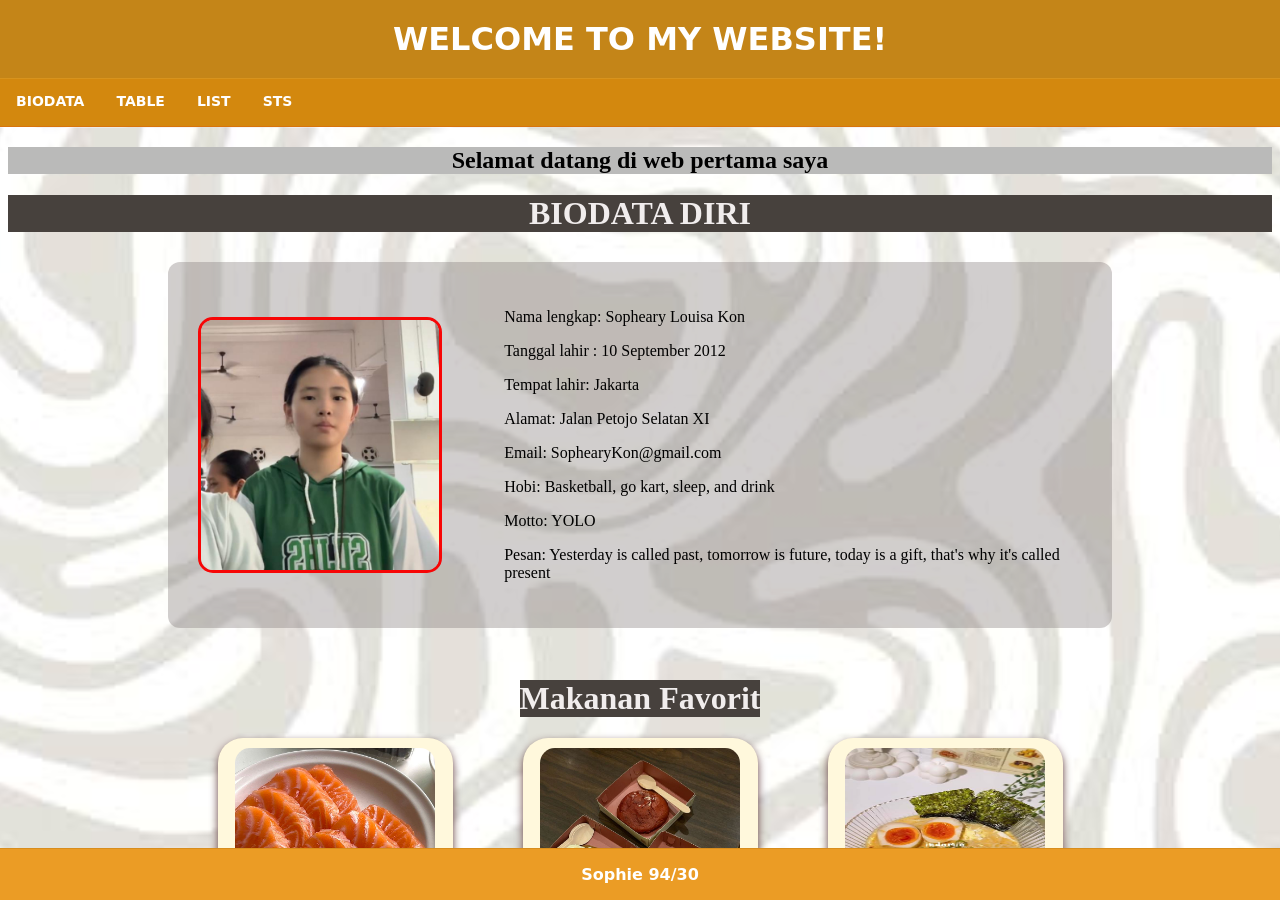
<file: index.html>
<!DOCTYPE html>
<html lang="id">
<head>
    <meta charset="UTF-8">
    <meta name="viewport" content="width=device-width, initial-scale=1.0">
    <title>WELCOME TO MY WEBSITE!</title>
    <link rel="stylesheet" href="index.css">
</head>
<body>
    <div class="header">
        <h1>WELCOME TO MY WEBSITE!</h1>
    </div>
    <div class="topnav">
        <a href="biodata.html" target="mainFrame">BIODATA</a>
        <a href="tabel.html" target="mainFrame">TABLE</a>
        <a href="Tugas_list.html" target="mainFrame">LIST</a>
        <a href="sts_94_30.html" target="mainFrame">STS</a>
    </div>
    <iframe src="biodata.html" name="mainFrame" class="content-frame"></iframe>
    <footer class="footer">
        <p>Sophie 94/30</p>
    </footer>
</body>
</html>
</file>
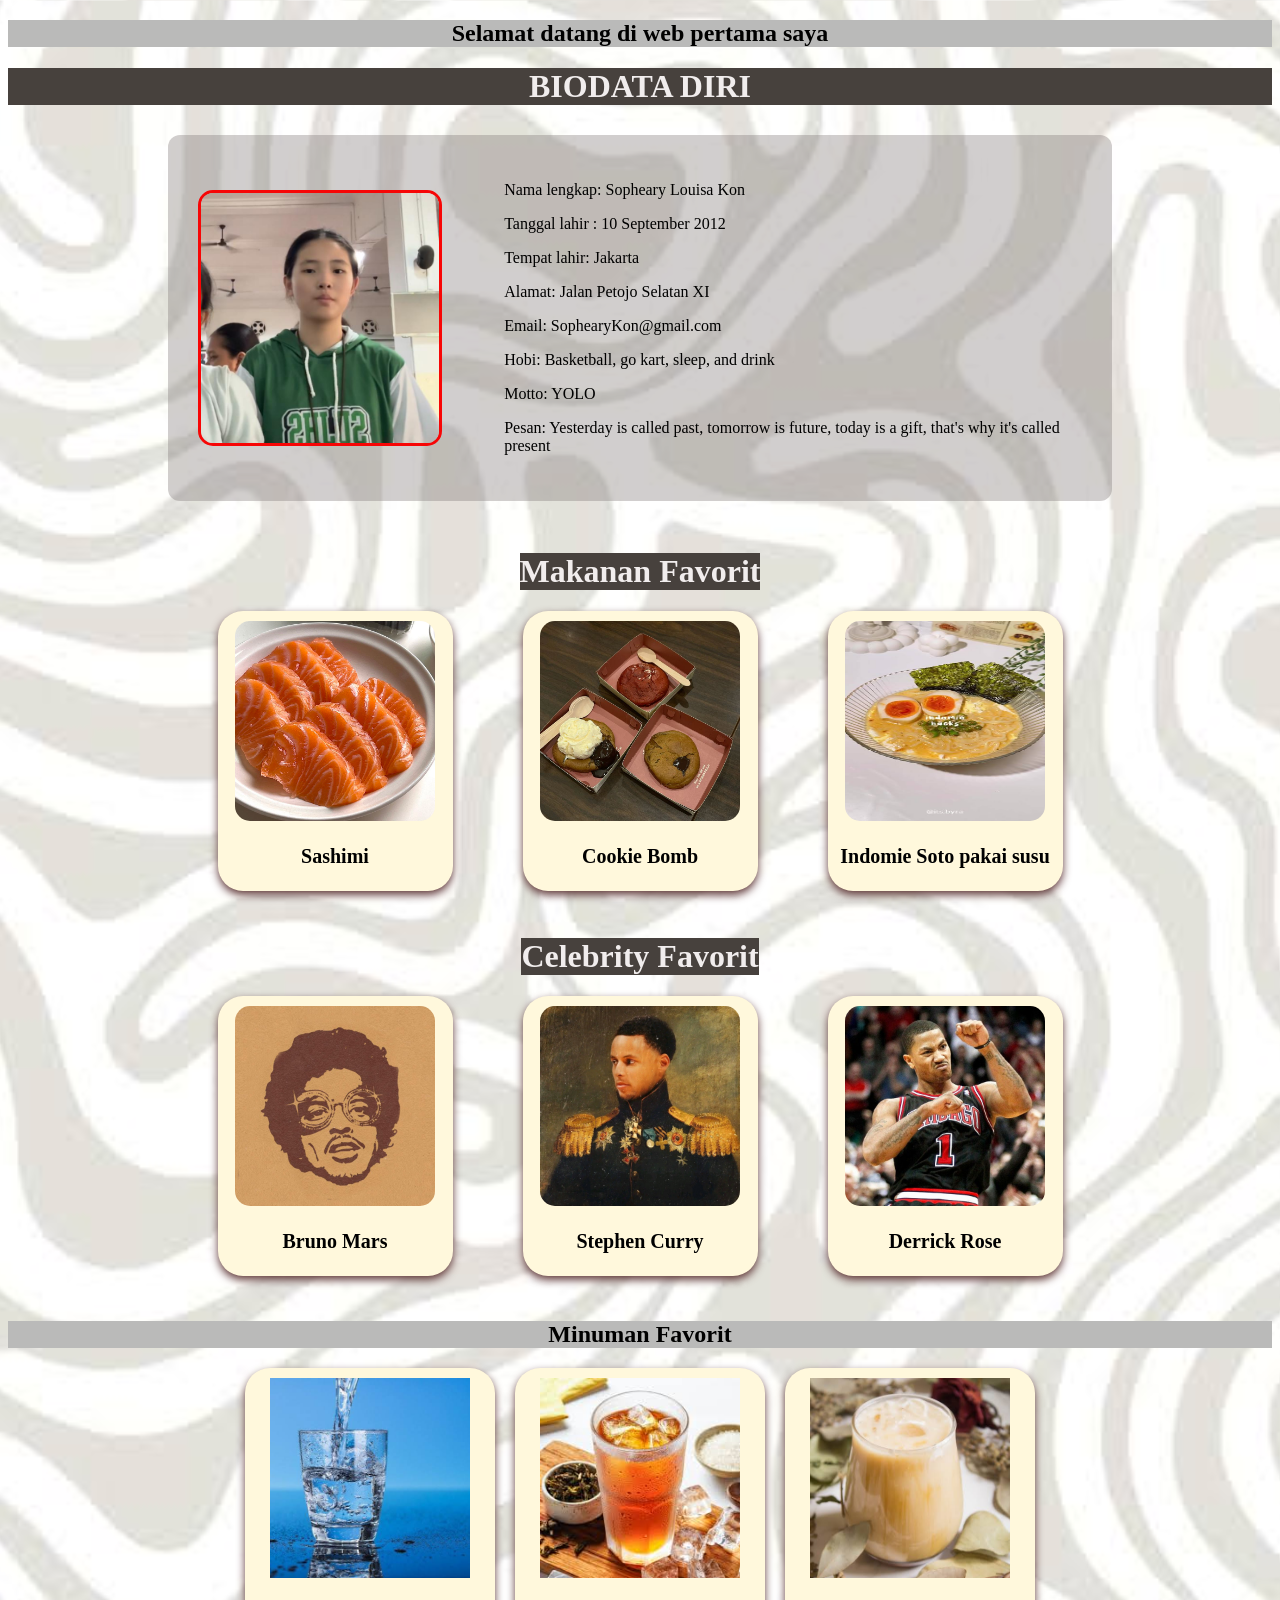
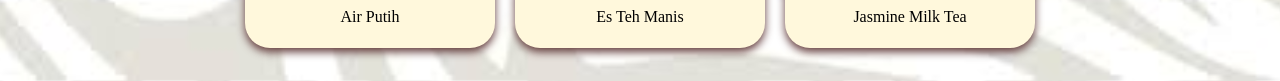
<file: biodata.html>
<!DOCTYPE html>
<html>
    <head>
        <title> BIODATA DIRI</title>
        <link rel="stylesheet" href="biodatastyle.css">
    </head>
    <body>
        <h2>Selamat datang di web pertama saya </h2>
        <h1>BIODATA DIRI</h1>
        <div class"container">
            <div class="content">
                <div class="foto">
                    <img src="fotoskrg.jpg" alt="Foto sekarang" class="top">
                    <img src="fotomasakecil.jpg" alt="Foto masa kecil" class="bottom">
            </div>

            <div class="isi">
                <p class="Nama">Nama lengkap: Sopheary Louisa Kon</p>
                <p class="lahir">Tanggal lahir : 10 September 2012</p>
                <p class="tempat lahir">Tempat lahir: Jakarta</p>
                <p class="Alamat">Alamat: Jalan Petojo Selatan XI</p>
                <p class="Email">Email: SophearyKon@gmail.com</p>
                <p class="Hobi">Hobi: Basketball, go kart, sleep, and drink</p>
                <p class="Motto">Motto: YOLO</p>
                <p class="Pesan">Pesan: Yesterday is called past, tomorrow is future, today is a gift, that's why it's called present</p>
            </div>
            </div>
            </div>
            <div class="foodtxt">
        <h1>Makanan Favorit</h1>
        </div>
            <div class="makanan">
                <div class="food">
                    <img src="sashimi.jpg" alt="Salmon">
                    <p>Sashimi</p>
                </div>
            <div class="food">
                    <img src="cookie.bomb.jpg" alt="Cookie bomb">
                    <p>Cookie Bomb</p>
            </div>
            <div class="food">
                    <img src="images.jpg" alt="Indomie Soto pakai susu">
                    <p>Indomie Soto pakai susu</p>
            </div>
            </div>
        <div class="celebrity">
<h1>Celebrity Favorit</h1>
</div>
<div class="artist">
    <div class="cool">
        <img src="bruno.jpg" alt="Bruno Mars">
        <p>Bruno Mars</p>
    </div>

    <div class="cool">
        <img src="curry.jpg" alt="Stephen Curry">
        <p>Stephen Curry</p>
    </div>

    <div class="cool">
        <img src="rose.jpg" alt="Derrick Rose">
        <p>Derrick Rose</p>
    </div>
</div>
<h2>Minuman Favorit</h2>

<div class="minuman">

    <div class="airputih">
        <img src="air.jpg" alt="Air Putih">
        <p>Air Putih</p>
    </div>

    <div class="estehmanis">
        <img src="teh.jpg" alt="Es Teh Manis">
        <p>Es Teh Manis</p>
    </div>

    <div class="jasminemilktea">
        <img src="milk.jpg" alt="Jasmine Milk Tea">
        <p>Jasmine Milk Tea</p>
    </div>

</div>
</div>
        </div>
    </body>
</html>
</file>
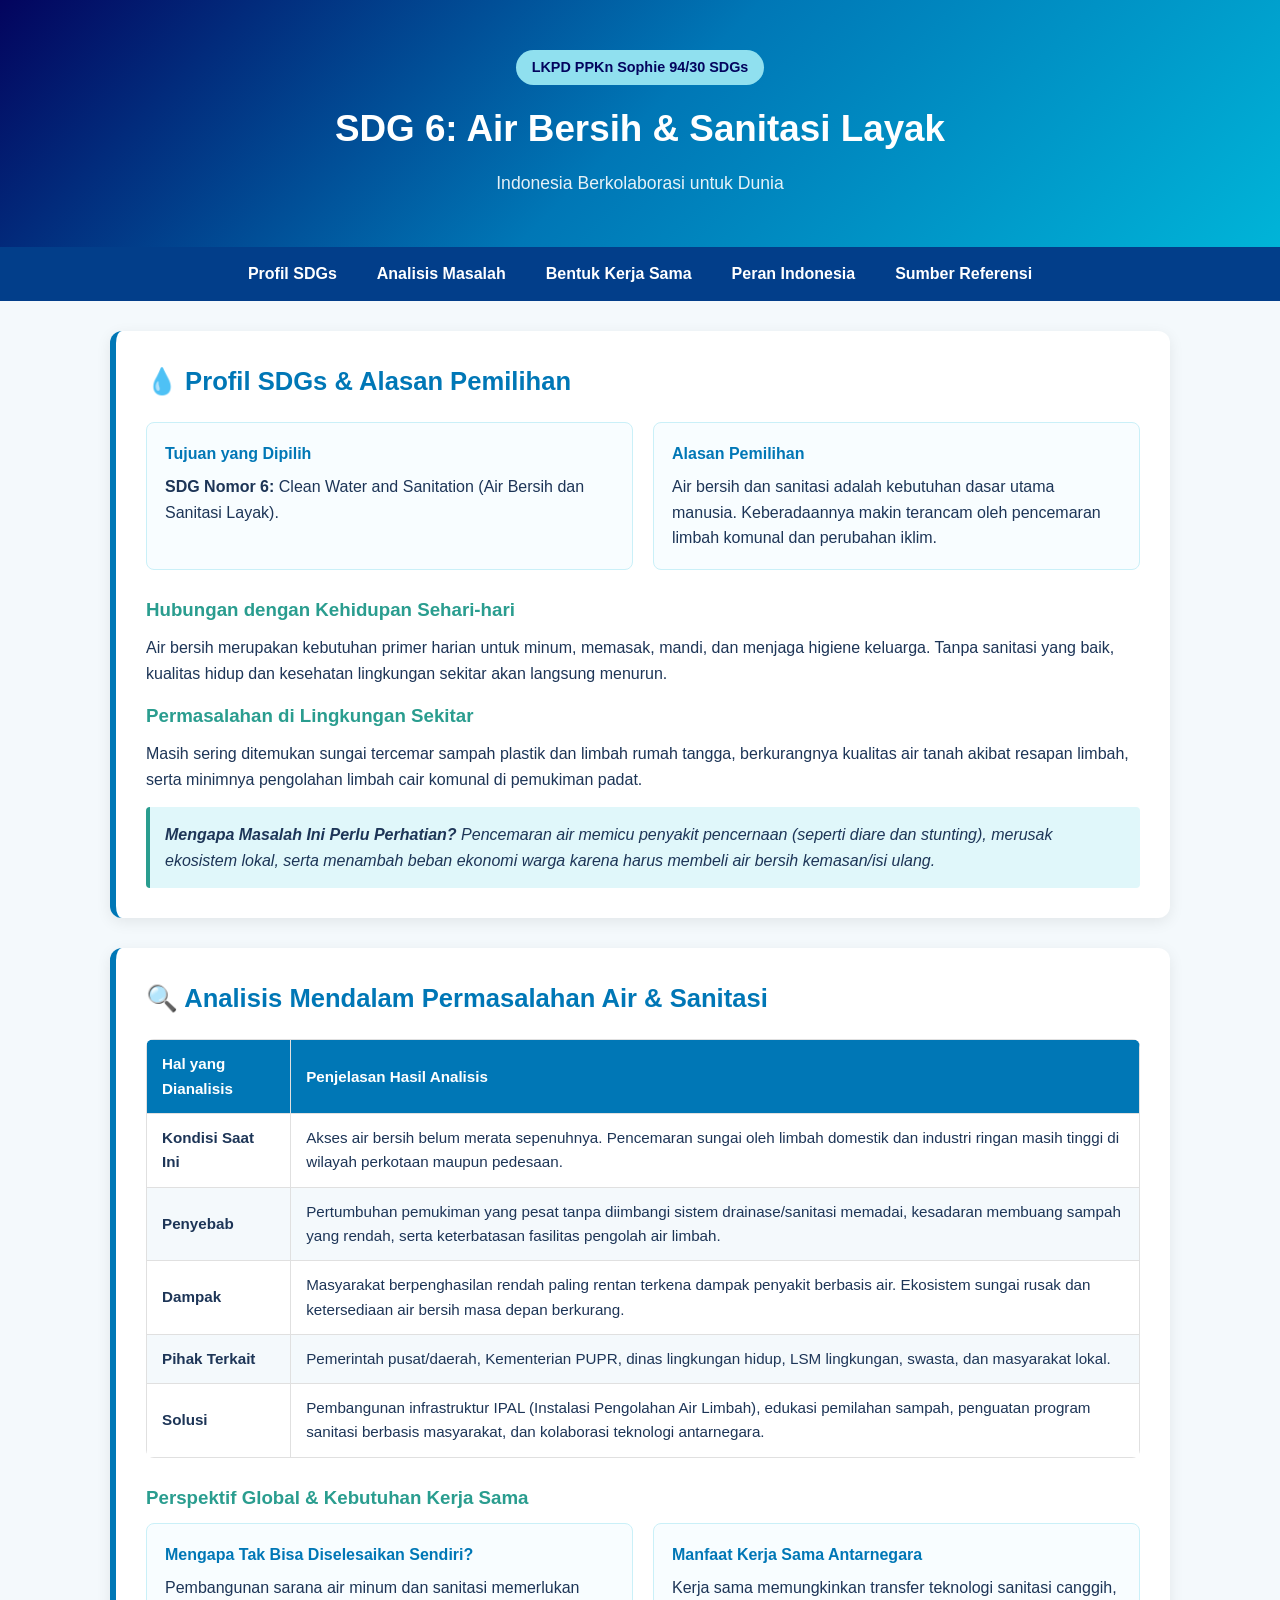
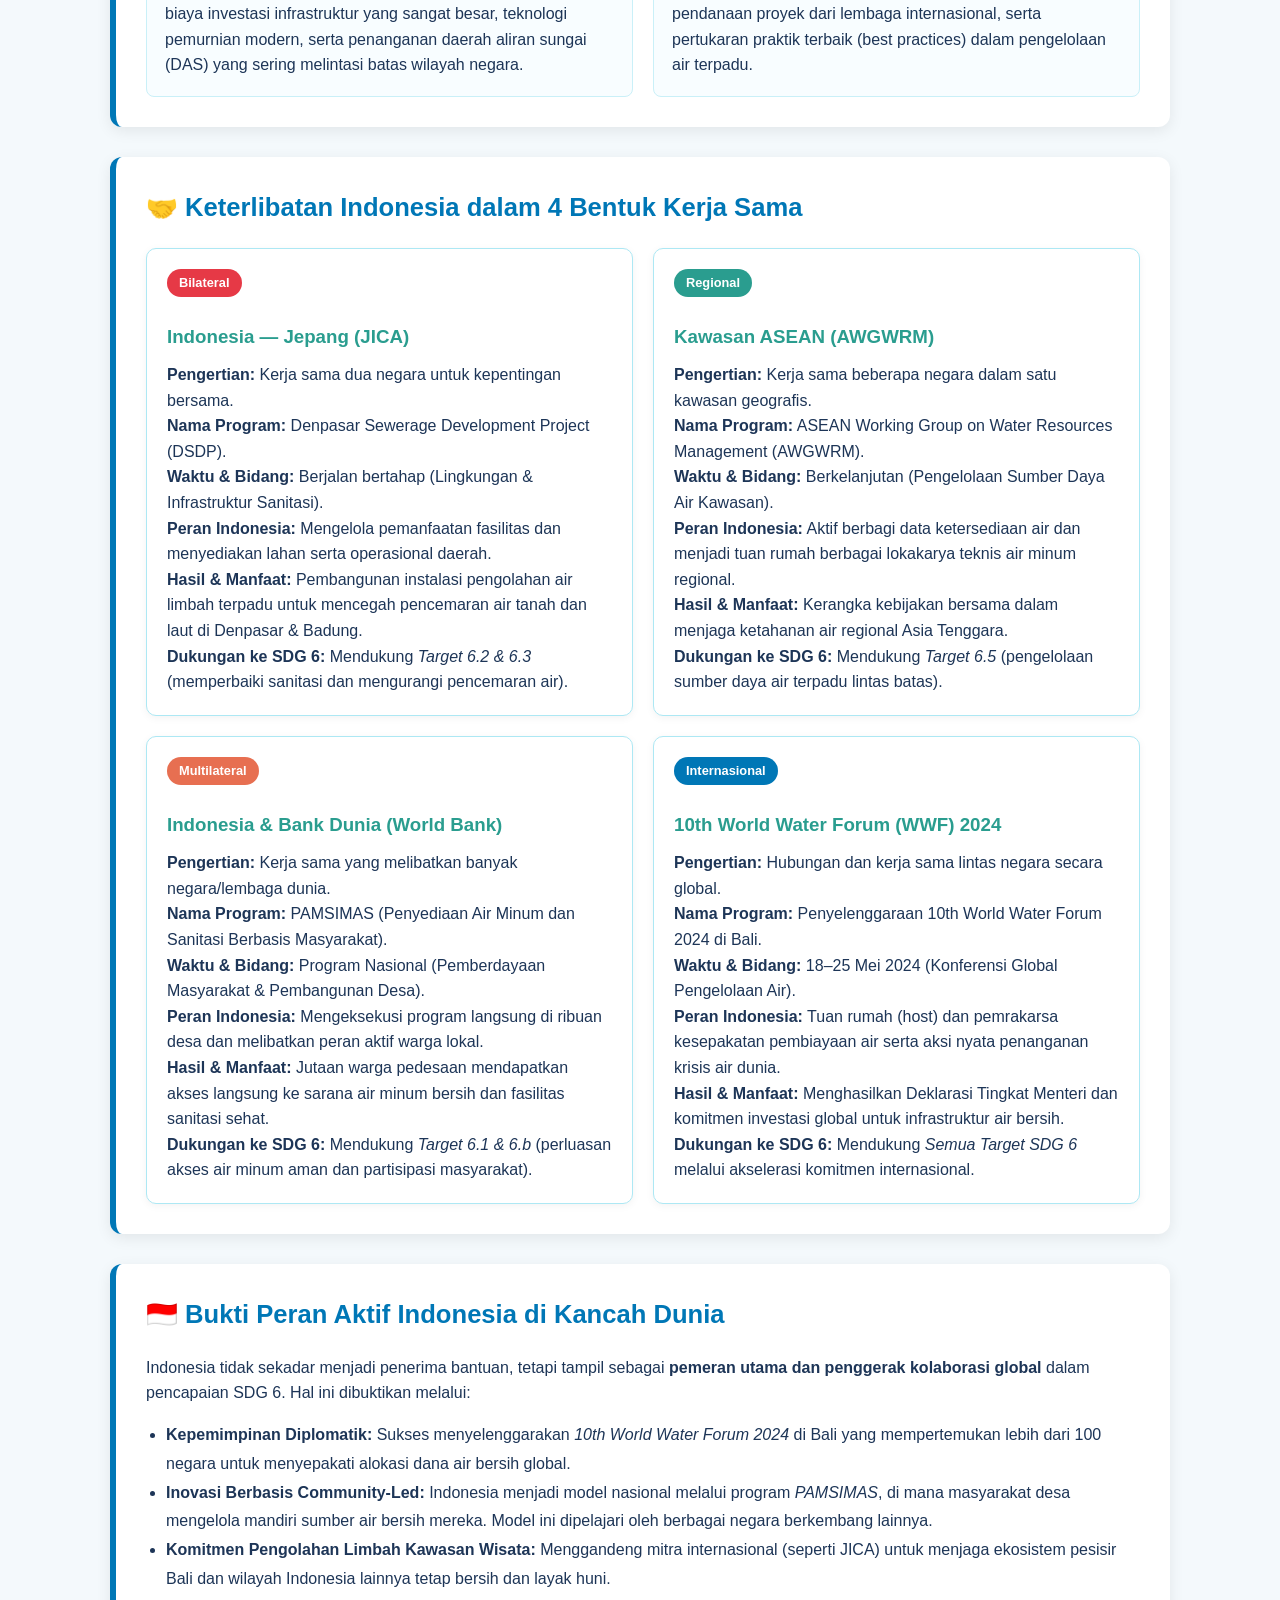
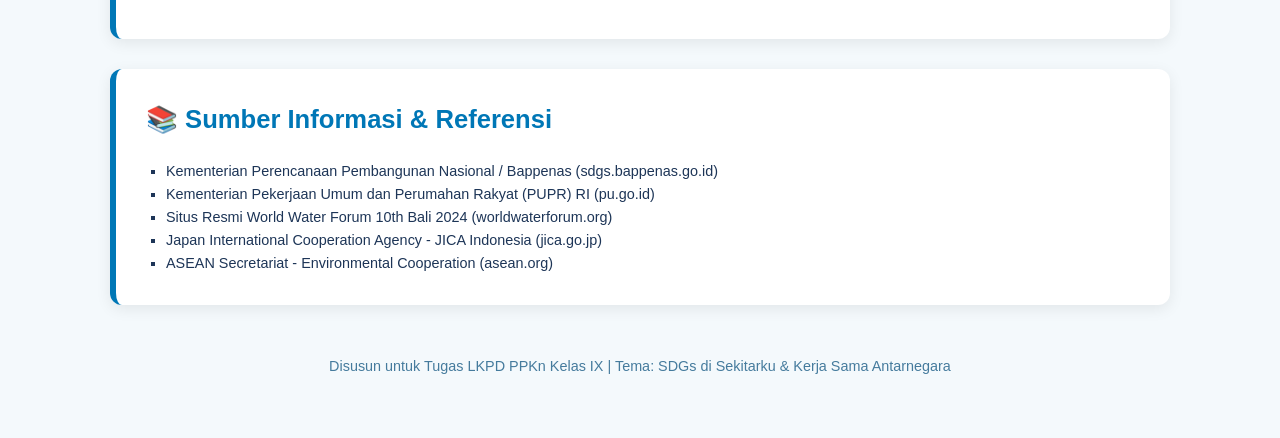
<file: PPKN_Sophie_94_30.html>
<!DOCTYPE html>
<html lang="id">
<head>
    <meta charset="UTF-8">
    <meta name="viewport" content="width=device-width, initial-scale=1.0">
    <title>SDG 6: Air Bersih & Sanitasi - Indonesia Berkolaborasi untuk Dunia</title>
    <link rel="stylesheet" href="PPKN_Sophie_94_30.css">
</head>
<body>

    <header>
        <span class="badge-header">LKPD PPKn Sophie 94/30 SDGs</span>
        <h1>SDG 6: Air Bersih & Sanitasi Layak</h1>
        <p>Indonesia Berkolaborasi untuk Dunia</p>
    </header>

    <nav>
        <ul>
            <li><a href="#profil">Profil SDGs</a></li>
            <li><a href="#analisis">Analisis Masalah</a></li>
            <li><a href="#kerjasama">Bentuk Kerja Sama</a></li>
            <li><a href="#peran">Peran Indonesia</a></li>
            <li><a href="#sumber">Sumber Referensi</a></li>
        </ul>
    </nav>

    <div class="container">

        <!-- SECTION A: PROFIL SDGS -->
        <section id="profil">
            <h2>💧 Profil SDGs & Alasan Pemilihan</h2>
            <div class="grid-2">
                <div class="info-card">
                    <h4>Tujuan yang Dipilih</h4>
                    <p><strong>SDG Nomor 6:</strong> Clean Water and Sanitation (Air Bersih dan Sanitasi Layak).</p>
                </div>
                <div class="info-card">
                    <h4>Alasan Pemilihan</h4>
                    <p>Air bersih dan sanitasi adalah kebutuhan dasar utama manusia. Keberadaannya makin terancam oleh pencemaran limbah komunal dan perubahan iklim.</p>
                </div>
            </div>

            <h3 style="margin-top: 25px;">Hubungan dengan Kehidupan Sehari-hari</h3>
            <p>Air bersih merupakan kebutuhan primer harian untuk minum, memasak, mandi, dan menjaga higiene keluarga. Tanpa sanitasi yang baik, kualitas hidup dan kesehatan lingkungan sekitar akan langsung menurun.</p>

            <h3>Permasalahan di Lingkungan Sekitar</h3>
            <p>Masih sering ditemukan sungai tercemar sampah plastik dan limbah rumah tangga, berkurangnya kualitas air tanah akibat resapan limbah, serta minimnya pengolahan limbah cair komunal di pemukiman padat.</p>

            <div class="callout">
                <strong>Mengapa Masalah Ini Perlu Perhatian?</strong> Pencemaran air memicu penyakit pencernaan (seperti diare dan stunting), merusak ekosistem lokal, serta menambah beban ekonomi warga karena harus membeli air bersih kemasan/isi ulang.
            </div>
        </section>

        <!-- SECTION B: ANALISIS PERMASALAHAN -->
        <section id="analisis">
            <h2>🔍 Analisis Mendalam Permasalahan Air & Sanitasi</h2>
            <table>
                <thead>
                    <tr>
                        <th>Hal yang Dianalisis</th>
                        <th>Penjelasan Hasil Analisis</th>
                    </tr>
                </thead>
                <tbody>
                    <tr>
                        <td><strong>Kondisi Saat Ini</strong></td>
                        <td>Akses air bersih belum merata sepenuhnya. Pencemaran sungai oleh limbah domestik dan industri ringan masih tinggi di wilayah perkotaan maupun pedesaan.</td>
                    </tr>
                    <tr>
                        <td><strong>Penyebab</strong></td>
                        <td>Pertumbuhan pemukiman yang pesat tanpa diimbangi sistem drainase/sanitasi memadai, kesadaran membuang sampah yang rendah, serta keterbatasan fasilitas pengolah air limbah.</td>
                    </tr>
                    <tr>
                        <td><strong>Dampak</strong></td>
                        <td>Masyarakat berpenghasilan rendah paling rentan terkena dampak penyakit berbasis air. Ekosistem sungai rusak dan ketersediaan air bersih masa depan berkurang.</td>
                    </tr>
                    <tr>
                        <td><strong>Pihak Terkait</strong></td>
                        <td>Pemerintah pusat/daerah, Kementerian PUPR, dinas lingkungan hidup, LSM lingkungan, swasta, dan masyarakat lokal.</td>
                    </tr>
                    <tr>
                        <td><strong>Solusi</strong></td>
                        <td>Pembangunan infrastruktur IPAL (Instalasi Pengolahan Air Limbah), edukasi pemilahan sampah, penguatan program sanitasi berbasis masyarakat, dan kolaborasi teknologi antarnegara.</td>
                    </tr>
                </tbody>
            </table>

            <h3 style="margin-top: 25px;">Perspektif Global & Kebutuhan Kerja Sama</h3>
            <div class="grid-2">
                <div class="info-card">
                    <h4>Mengapa Tak Bisa Diselesaikan Sendiri?</h4>
                    <p>Pembangunan sarana air minum dan sanitasi memerlukan biaya investasi infrastruktur yang sangat besar, teknologi pemurnian modern, serta penanganan daerah aliran sungai (DAS) yang sering melintasi batas wilayah negara.</p>
                </div>
                <div class="info-card">
                    <h4>Manfaat Kerja Sama Antarnegara</h4>
                    <p>Kerja sama memungkinkan transfer teknologi sanitasi canggih, pendanaan proyek dari lembaga internasional, serta pertukaran praktik terbaik (best practices) dalam pengelolaan air terpadu.</p>
                </div>
            </div>
        </section>

        <!-- SECTION C & D: BENTUK KERJA SAMA INDONESIA -->
        <section id="kerjasama">
            <h2>🤝 Keterlibatan Indonesia dalam 4 Bentuk Kerja Sama</h2>

            <div class="cooperation-grid">
                <!-- BILATERAL -->
                <div class="coop-card">
                    <span class="tag tag-bilateral">Bilateral</span>
                    <h3>Indonesia — Jepang (JICA)</h3>
                    <p><strong>Pengertian:</strong> Kerja sama dua negara untuk kepentingan bersama.</p>
                    <p><strong>Nama Program:</strong> Denpasar Sewerage Development Project (DSDP).</p>
                    <p><strong>Waktu & Bidang:</strong> Berjalan bertahap (Lingkungan & Infrastruktur Sanitasi).</p>
                    <p><strong>Peran Indonesia:</strong> Mengelola pemanfaatan fasilitas dan menyediakan lahan serta operasional daerah.</p>
                    <p><strong>Hasil & Manfaat:</strong> Pembangunan instalasi pengolahan air limbah terpadu untuk mencegah pencemaran air tanah dan laut di Denpasar & Badung.</p>
                    <p><strong>Dukungan ke SDG 6:</strong> Mendukung <em>Target 6.2 & 6.3</em> (memperbaiki sanitasi dan mengurangi pencemaran air).</p>
                </div>

                <!-- REGIONAL -->
                <div class="coop-card">
                    <span class="tag tag-regional">Regional</span>
                    <h3>Kawasan ASEAN (AWGWRM)</h3>
                    <p><strong>Pengertian:</strong> Kerja sama beberapa negara dalam satu kawasan geografis.</p>
                    <p><strong>Nama Program:</strong> ASEAN Working Group on Water Resources Management (AWGWRM).</p>
                    <p><strong>Waktu & Bidang:</strong> Berkelanjutan (Pengelolaan Sumber Daya Air Kawasan).</p>
                    <p><strong>Peran Indonesia:</strong> Aktif berbagi data ketersediaan air dan menjadi tuan rumah berbagai lokakarya teknis air minum regional.</p>
                    <p><strong>Hasil & Manfaat:</strong> Kerangka kebijakan bersama dalam menjaga ketahanan air regional Asia Tenggara.</p>
                    <p><strong>Dukungan ke SDG 6:</strong> Mendukung <em>Target 6.5</em> (pengelolaan sumber daya air terpadu lintas batas).</p>
                </div>

                <!-- MULTILATERAL -->
                <div class="coop-card">
                    <span class="tag tag-multilateral">Multilateral</span>
                    <h3>Indonesia & Bank Dunia (World Bank)</h3>
                    <p><strong>Pengertian:</strong> Kerja sama yang melibatkan banyak negara/lembaga dunia.</p>
                    <p><strong>Nama Program:</strong> PAMSIMAS (Penyediaan Air Minum dan Sanitasi Berbasis Masyarakat).</p>
                    <p><strong>Waktu & Bidang:</strong> Program Nasional (Pemberdayaan Masyarakat & Pembangunan Desa).</p>
                    <p><strong>Peran Indonesia:</strong> Mengeksekusi program langsung di ribuan desa dan melibatkan peran aktif warga lokal.</p>
                    <p><strong>Hasil & Manfaat:</strong> Jutaan warga pedesaan mendapatkan akses langsung ke sarana air minum bersih dan fasilitas sanitasi sehat.</p>
                    <p><strong>Dukungan ke SDG 6:</strong> Mendukung <em>Target 6.1 & 6.b</em> (perluasan akses air minum aman dan partisipasi masyarakat).</p>
                </div>

                <!-- INTERNASIONAL -->
                <div class="coop-card">
                    <span class="tag tag-internasional">Internasional</span>
                    <h3>10th World Water Forum (WWF) 2024</h3>
                    <p><strong>Pengertian:</strong> Hubungan dan kerja sama lintas negara secara global.</p>
                    <p><strong>Nama Program:</strong> Penyelenggaraan 10th World Water Forum 2024 di Bali.</p>
                    <p><strong>Waktu & Bidang:</strong> 18–25 Mei 2024 (Konferensi Global Pengelolaan Air).</p>
                    <p><strong>Peran Indonesia:</strong> Tuan rumah (host) dan pemrakarsa kesepakatan pembiayaan air serta aksi nyata penanganan krisis air dunia.</p>
                    <p><strong>Hasil & Manfaat:</strong> Menghasilkan Deklarasi Tingkat Menteri dan komitmen investasi global untuk infrastruktur air bersih.</p>
                    <p><strong>Dukungan ke SDG 6:</strong> Mendukung <em>Semua Target SDG 6</em> melalui akselerasi komitmen internasional.</p>
                </div>
            </div>
        </section>

        <!-- SECTION F: PERAN INDONESIA -->
        <section id="peran">
            <h2>🇮🇩 Bukti Peran Aktif Indonesia di Kancah Dunia</h2>
            <p>Indonesia tidak sekadar menjadi penerima bantuan, tetapi tampil sebagai <strong>pemeran utama dan penggerak kolaborasi global</strong> dalam pencapaian SDG 6. Hal ini dibuktikan melalui:</p>
            <ul style="margin: 15px 0 15px 20px; line-height: 1.8;">
                <li><strong>Kepemimpinan Diplomatik:</strong> Sukses menyelenggarakan <em>10th World Water Forum 2024</em> di Bali yang mempertemukan lebih dari 100 negara untuk menyepakati alokasi dana air bersih global.</li>
                <li><strong>Inovasi Berbasis Community-Led:</strong> Indonesia menjadi model nasional melalui program <em>PAMSIMAS</em>, di mana masyarakat desa mengelola mandiri sumber air bersih mereka. Model ini dipelajari oleh berbagai negara berkembang lainnya.</li>
                <li><strong>Komitmen Pengolahan Limbah Kawasan Wisata:</strong> Menggandeng mitra internasional (seperti JICA) untuk menjaga ekosistem pesisir Bali dan wilayah Indonesia lainnya tetap bersih dan layak huni.</li>
            </ul>
        </section>

        <!-- SECTION G: SUMBER INFORMASI -->
        <section id="sumber">
            <h2>📚 Sumber Informasi & Referensi</h2>
            <ul class="source-list">
                <li>Kementerian Perencanaan Pembangunan Nasional / Bappenas (sdgs.bappenas.go.id)</li>
                <li>Kementerian Pekerjaan Umum dan Perumahan Rakyat (PUPR) RI (pu.go.id)</li>
                <li>Situs Resmi World Water Forum 10th Bali 2024 (worldwaterforum.org)</li>
                <li>Japan International Cooperation Agency - JICA Indonesia (jica.go.jp)</li>
                <li>ASEAN Secretariat - Environmental Cooperation (asean.org)</li>
            </ul>
        </section>

    </div>

    <footer>
        <p>Disusun untuk Tugas LKPD PPKn Kelas IX | Tema: SDGs di Sekitarku & Kerja Sama Antarnegara</p>
    </footer>

</body>
</html>
</file>
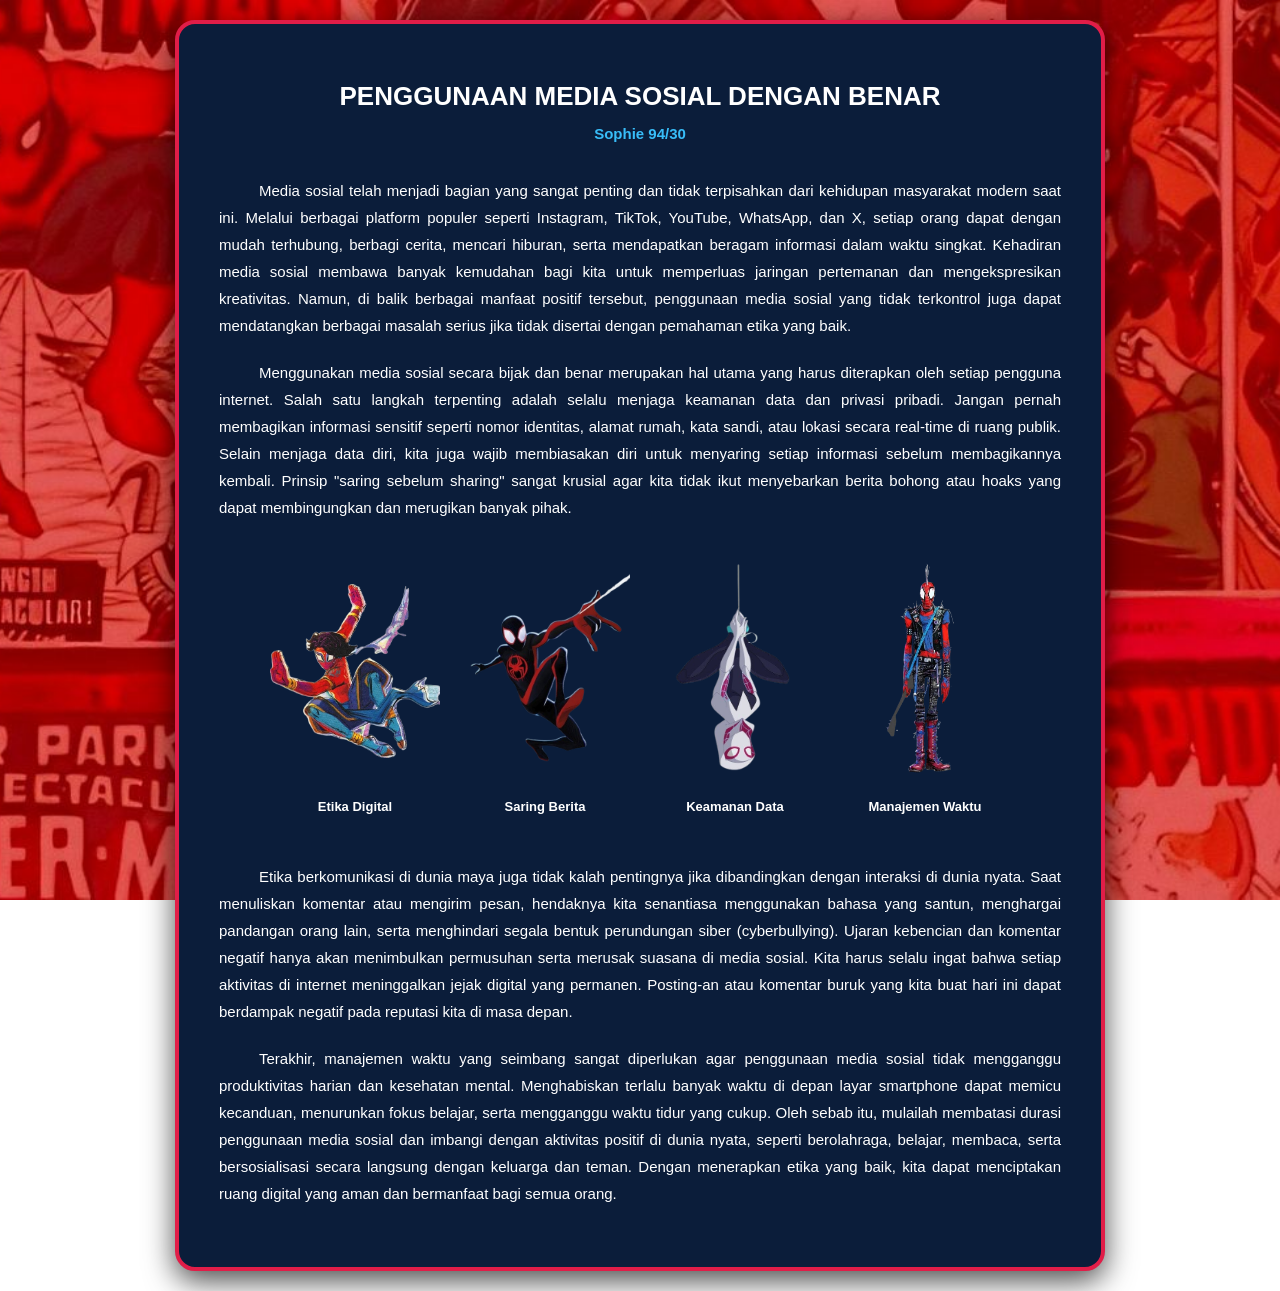
<file: sts_94_30.html>
<!DOCTYPE html>
<html lang="id">
<head>
    <meta charset="UTF-8">
    <meta name="viewport" content="width=device-width, initial-scale=1.0">
    <title>Penggunaan Media Sosial dengan Benar</title>
    <link rel="stylesheet" href="sts_94_30.css">
</head>
<body>

    <div class="container">
        <h1 class="judul-utama">PENGGUNAAN MEDIA SOSIAL DENGAN BENAR</h1>
        <h2 class="sub-judul">Sophie 94/30</h2>

        <div class="content">
            <p>
                Media sosial telah menjadi bagian yang sangat penting dan tidak terpisahkan dari kehidupan masyarakat modern saat ini. Melalui berbagai platform populer seperti Instagram, TikTok, YouTube, WhatsApp, dan X, setiap orang dapat dengan mudah terhubung, berbagi cerita, mencari hiburan, serta mendapatkan beragam informasi dalam waktu singkat. Kehadiran media sosial membawa banyak kemudahan bagi kita untuk memperluas jaringan pertemanan dan mengekspresikan kreativitas. Namun, di balik berbagai manfaat positif tersebut, penggunaan media sosial yang tidak terkontrol juga dapat mendatangkan berbagai masalah serius jika tidak disertai dengan pemahaman etika yang baik.
            </p>

            <p>
                Menggunakan media sosial secara bijak dan benar merupakan hal utama yang harus diterapkan oleh setiap pengguna internet. Salah satu langkah terpenting adalah selalu menjaga keamanan data dan privasi pribadi. Jangan pernah membagikan informasi sensitif seperti nomor identitas, alamat rumah, kata sandi, atau lokasi secara real-time di ruang publik. Selain menjaga data diri, kita juga wajib membiasakan diri untuk menyaring setiap informasi sebelum membagikannya kembali. Prinsip "saring sebelum sharing" sangat krusial agar kita tidak ikut menyebarkan berita bohong atau hoaks yang dapat membingungkan dan merugikan banyak pihak.
            </p>

            <div class="galeri-gambar">
                <div class="card-gambar card-india">
                    <div class="speech-bubble">Gunakan bahasa sopan di media sosial</div>
                    <img src="indianspiderman.jpg.png" alt="Indian Spider-Man">
                    <p class="caption">Etika Digital</p>
                </div>

                <div class="card-gambar card-miles">
                    <div class="speech-bubble">Jangan asal share berita hoaks!</div>
                    <img src="miles.jpg.png" alt="Miles Morales Spider-Man">
                    <p class="caption">Saring Berita</p>
                </div>

                <div class="card-gambar card-gwen">
                    <div class="speech-bubble">Jaga baik-baik privasi password kamu!</div>
                    <img src="gwen.jpg.png" alt="Gwen Stacy Spider-Man">
                    <p class="caption">Keamanan Data</p>
                </div>

                <div class="card-gambar card-hobie">
                    <div class="speech-bubble">Jangan sampai kecanduan medsos! Dunia nyata juga ada tau!</div>
                    <img src="spiderpunk.jpg.png" alt="Hobie Brown Spider-Punk">
                    <p class="caption">Manajemen Waktu</p>
                </div>
            </div>

            <p>
                Etika berkomunikasi di dunia maya juga tidak kalah pentingnya jika dibandingkan dengan interaksi di dunia nyata. Saat menuliskan komentar atau mengirim pesan, hendaknya kita senantiasa menggunakan bahasa yang santun, menghargai pandangan orang lain, serta menghindari segala bentuk perundungan siber (cyberbullying). Ujaran kebencian dan komentar negatif hanya akan menimbulkan permusuhan serta merusak suasana di media sosial. Kita harus selalu ingat bahwa setiap aktivitas di internet meninggalkan jejak digital yang permanen. Posting-an atau komentar buruk yang kita buat hari ini dapat berdampak negatif pada reputasi kita di masa depan.
            </p>

            <p>
                Terakhir, manajemen waktu yang seimbang sangat diperlukan agar penggunaan media sosial tidak mengganggu produktivitas harian dan kesehatan mental. Menghabiskan terlalu banyak waktu di depan layar smartphone dapat memicu kecanduan, menurunkan fokus belajar, serta mengganggu waktu tidur yang cukup. Oleh sebab itu, mulailah membatasi durasi penggunaan media sosial dan imbangi dengan aktivitas positif di dunia nyata, seperti berolahraga, belajar, membaca, serta bersosialisasi secara langsung dengan keluarga dan teman. Dengan menerapkan etika yang baik, kita dapat menciptakan ruang digital yang aman dan bermanfaat bagi semua orang.
            </p>
        </div>
    </div>

</body>
</html>
</file>
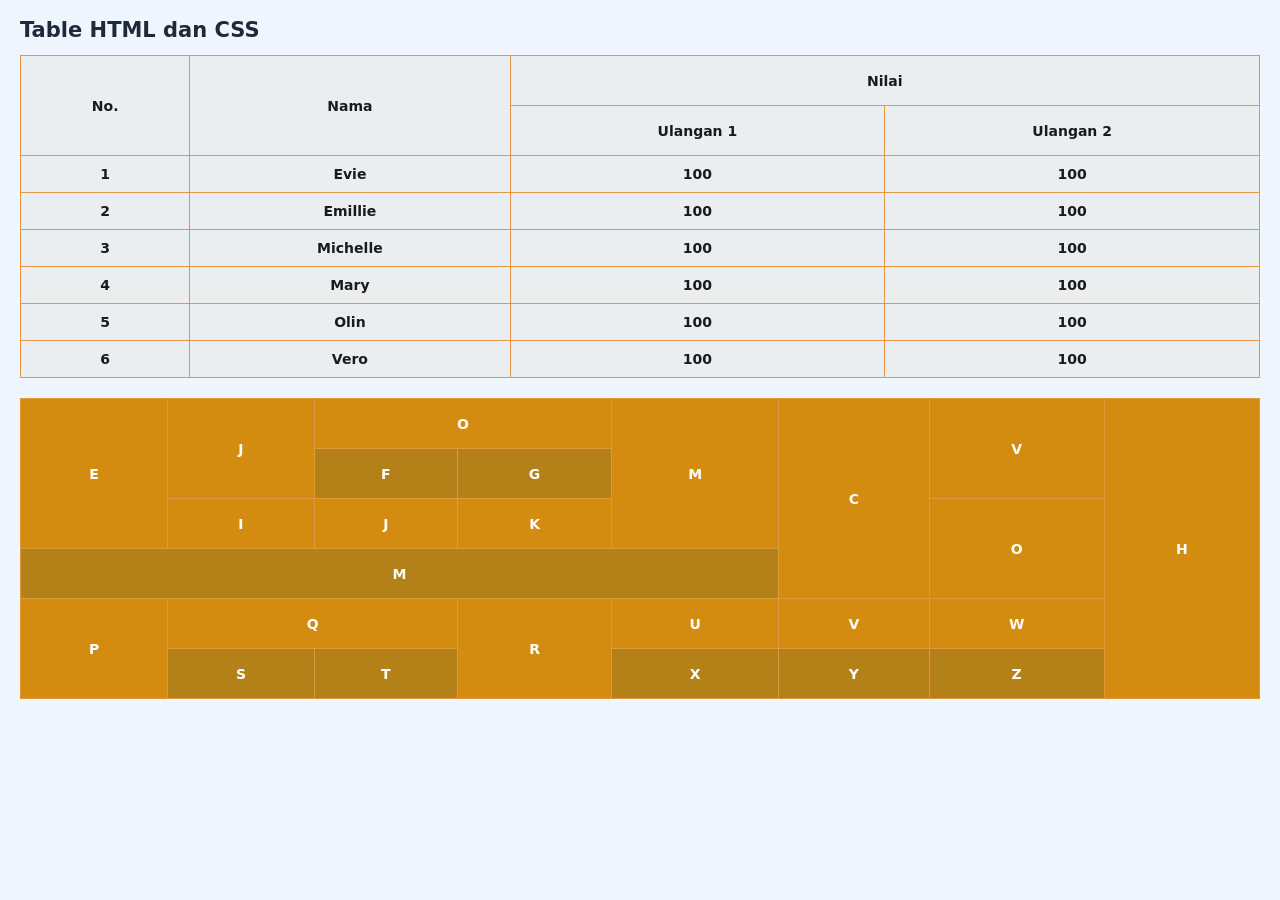
<file: tabel.html>
<!DOCTYPE html>
<html>
    <head>
        <meta charset="UTF-8">
        <title>Table HTML dan CSS</title>
        <link rel="stylesheet" href="tabel.css">
    </head>
    <body>
        <h2>Table HTML dan CSS</h2>
        <table>
            <tr>
                <th rowspan="2" class="hover">No.</th>
                <th rowspan="2" class="hover">Nama</th>
                <th rowspan="1" colspan="2" class="hover">Nilai</th>
            </tr>
            <tr>
                <th class="hover">Ulangan 1</th>
                <th class="hover">Ulangan 2</th>
            </tr>
            <tr>
                <td class="hover">1</td>
                <td class="hover">Evie</td>
                <td class="hover">100</td>
                <td class="hover">100</td>
            </tr>
            <tr>
                <td class="hover">2</td>
                <td class="hover">Emillie</td>
                <td class="hover">100</td>
                <td class="hover">100</td>
            </tr>
            <tr>
                <td class="hover">3</td>
                <td class="hover">Michelle</td>
                <td class="hover">100</td>
                <td class="hover">100</td>
            </tr>
            <tr>
                <td class="hover">4</td>
                <td class="hover">Mary</td>
                <td class="hover">100</td>
                <td class="hover">100</td>
            </tr>
            <tr>
                <td class="hover">5</td>
                <td class="hover">Olin</td>
                <td class="hover">100</td>
                <td class="hover">100</td>
            </tr>
            <tr>
                <td class="hover">6</td>
                <td class="hover">Vero</td>
                <td class="hover">100</td>
                <td class="hover">100</td>
            </tr>
        </table>
        <table>
            <tr>
                <th rowspan="3" class="warni">E</th>
                <th rowspan="2" class="warni">J</th>
                <th colspan="2" class="warni">O</th>
                <th rowspan="3" class="warni">M</th>
                <th rowspan="4" class="warni">C</th>
                <th rowspan="2" class="warni">V</th>
                <th rowspan="6" class="warni">H</th>
            </tr>
            <tr>
                <th class="warna">F</th>
                <th class="warna">G</th>
            </tr>
            <tr>
                <th class="warni">I</th>
                <th class="warni">J</th>
                <th class="warni">K</th>
                <th rowspan="2" class="warni">O</th>
            </tr>
            <tr>
                <th colspan="5" class="warna">M</th>
            </tr>
            <tr>
                <th rowspan="2" class="warni">P</th>
                <th colspan="2" class="warni">Q</th>
                <th rowspan="2" class="warni">R</th>
                <th class="warni">U</th>
                <th class="warni">V</th>
                <th class="warni">W</th>
            </tr>
            <tr>
                <th class="warna">S</th>
                <th class="warna">T</th>
                <th class="warna">X</th>
                <th class="warna">Y</th>
                <th class="warna">Z</th>
            </tr>
        </table>
    </body>
</html>
</file>
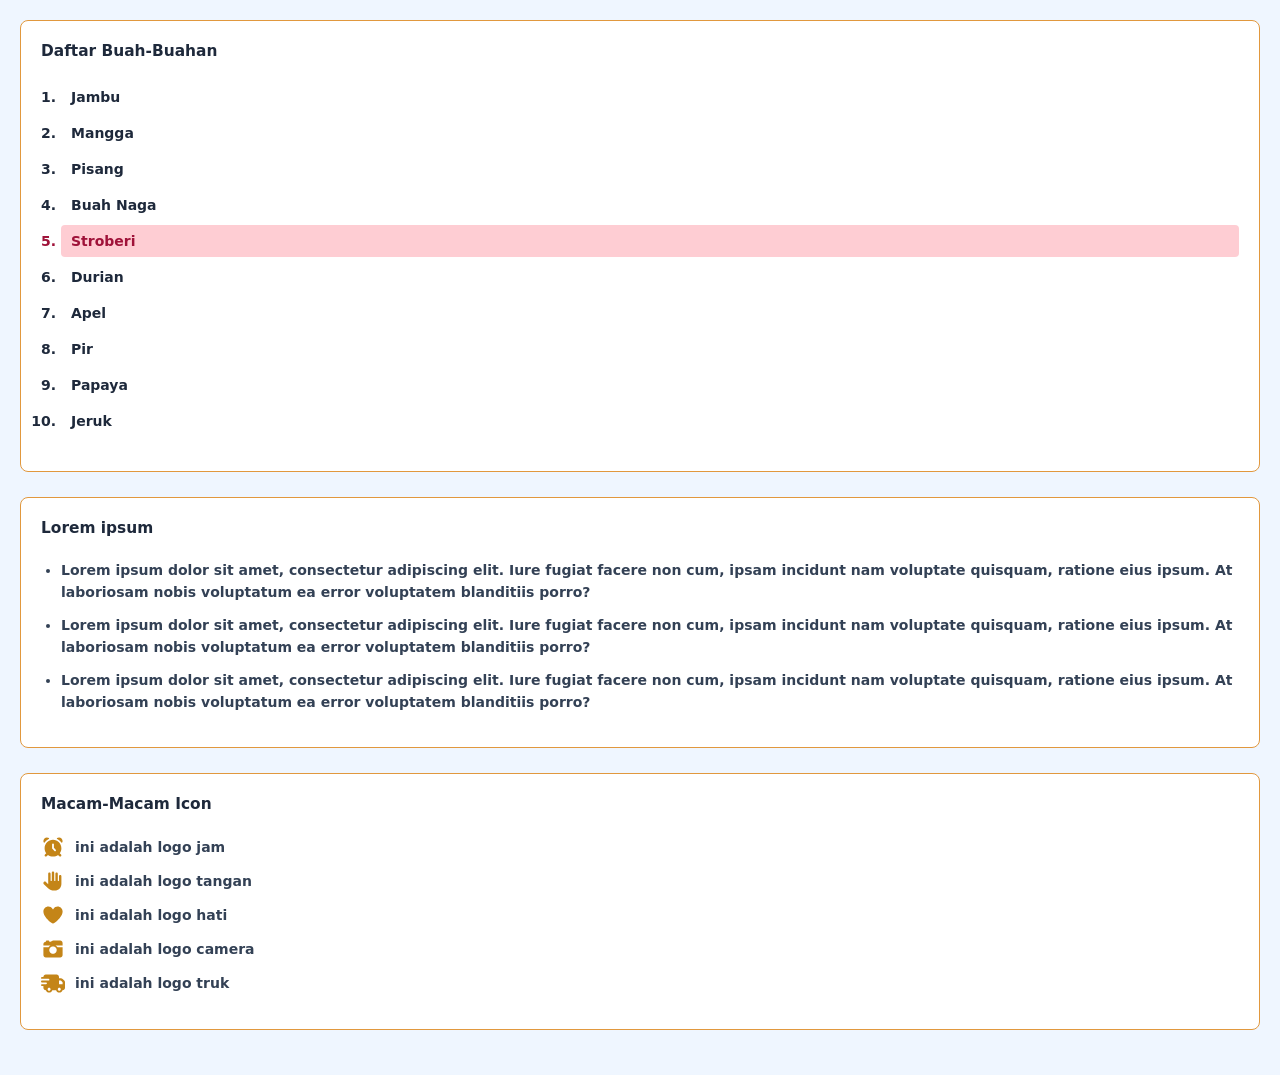
<file: Tugas_list.html>
<!DOCTYPE html>
<html lang="id">
<head>
    <meta charset="UTF-8">
    <meta name="viewport" content="width=device-width, initial-scale=1.0">
    <title>Daftar Buah & Icon</title>
    <link rel="stylesheet" href="Tugas_list.css">
</head>
<body>
    <main class="content">
        <section class="list-section">
            <h4>Daftar Buah-Buahan</h4>
            <ol class="buah">
                <li>Jambu</li>
                <li>Mangga</li>
                <li>Pisang</li>
                <li>Buah Naga</li>
                <li class="stroberi">Stroberi</li>
                <li>Durian</li>
                <li>Apel</li>
                <li>Pir</li>
                <li>Papaya</li>
                <li>Jeruk</li>
            </ol>
        </section>

        <section class="list-section">
            <h4>Lorem ipsum</h4>
            <ul class="lorem">
                <li>Lorem ipsum dolor sit amet, consectetur adipiscing elit. Iure fugiat facere non cum, ipsam incidunt nam voluptate quisquam, ratione eius ipsum. At laboriosam nobis voluptatum ea error voluptatem blanditiis porro?</li>
                <li>Lorem ipsum dolor sit amet, consectetur adipiscing elit. Iure fugiat facere non cum, ipsam incidunt nam voluptate quisquam, ratione eius ipsum. At laboriosam nobis voluptatum ea error voluptatem blanditiis porro?</li>
                <li>Lorem ipsum dolor sit amet, consectetur adipiscing elit. Iure fugiat facere non cum, ipsam incidunt nam voluptate quisquam, ratione eius ipsum. At laboriosam nobis voluptatum ea error voluptatem blanditiis porro?</li>
            </ul>
        </section>

        <section class="list-section">
            <h4>Macam-Macam Icon</h4>
            <ul class="icon">
                <li>
                    <svg xmlns="http://www.w3.org/2000/svg" viewBox="0 0 640 640"><path d="M568.4 196.5C563.9 207 550 206.3 543.5 196.9C515.7 156.9 477.4 124.7 432.5 104.3C422.1 99.6 418.8 86 428.4 79.7C443.4 69.8 461.4 64 480.7 64C533.3 64 575.9 106.6 575.9 159.2C575.9 172.4 573.2 185 568.3 196.5zM96.5 196.9C90 206.3 76 207 71.6 196.5C66.7 185 64 172.4 64 159.2C64 106.6 106.6 64 159.2 64C178.5 64 196.5 69.8 211.5 79.7C221.1 86 217.8 99.6 207.4 104.3C162.6 124.7 124.3 156.9 96.4 196.9zM454.2 531.4C416.8 559.4 370.3 576 320 576C269.7 576 223.2 559.4 185.9 531.4L150.6 566.6C138.1 579.1 117.8 579.1 105.3 566.6C92.8 554.1 92.8 533.8 105.3 521.3L140.5 486.1C112.6 448.8 96 402.3 96 352C96 228.3 196.3 128 320 128C443.7 128 544 228.3 544 352C544 402.3 527.4 448.8 499.4 486.2L534.6 521.4C547.1 533.9 547.1 554.2 534.6 566.7C522.1 579.2 501.8 579.2 489.3 566.7L454.1 531.5zM344 248C344 234.7 333.3 224 320 224C306.7 224 296 234.7 296 248L296 352C296 358.4 298.5 364.5 303 369L359 425C368.4 434.4 383.6 434.4 392.9 425C402.2 415.6 402.3 400.4 392.9 391.1L343.9 342.1L343.9 248z"/></svg> ini adalah logo jam
                </li>
                <li>
                    <svg xmlns="http://www.w3.org/2000/svg" viewBox="0 0 640 640"><path d="M352 96C352 78.3 337.7 64 320 64C302.3 64 288 78.3 288 96L288 304C288 312.8 280.8 320 272 320C263.2 320 256 312.8 256 304L256 128C256 110.3 241.7 96 224 96C206.3 96 192 110.3 192 128L192 400C192 401.5 192 403.1 192.1 404.6L131.6 347C115.6 331.8 90.3 332.4 75 348.4C59.7 364.4 60.4 389.7 76.4 405L188.8 512C231.9 553.1 289.2 576 348.8 576L368 576C465.2 576 544 497.2 544 400L544 192C544 174.3 529.7 160 512 160C494.3 160 480 174.3 480 192L480 304C480 312.8 472.8 320 464 320C455.2 320 448 312.8 448 304L448 128C448 110.3 433.7 96 416 96C398.3 96 384 110.3 384 128L384 304C384 312.8 376.8 320 368 320C359.2 320 352 312.8 352 304L352 96z"/></svg> ini adalah logo tangan
                </li>
                <li>
                    <svg xmlns="http://www.w3.org/2000/svg" viewBox="0 0 640 640"><path d="M305 151.1L320 171.8L335 151.1C360 116.5 400.2 96 442.9 96C516.4 96 576 155.6 576 229.1L576 231.7C576 343.9 436.1 474.2 363.1 529.9C350.7 539.3 335.5 544 320 544C304.5 544 289.2 539.4 276.9 529.9C203.9 474.2 64 343.9 64 231.7L64 229.1C64 155.6 123.6 96 197.1 96C239.8 96 280 116.5 305 151.1z"/></svg> ini adalah logo hati
                </li>
                <li>
                    <svg xmlns="http://www.w3.org/2000/svg" viewBox="0 0 640 640"><path d="M64 480L64 272L200.2 272C213.7 251.8 232.2 235.2 253.9 224L64 224L64 189.7C64 154.4 92.7 125.7 128 125.7L128.1 125.7C129.3 109.1 143.1 96 160 96L192 96C208.9 96 222.7 109.1 223.9 125.7L256 125.7L307.2 101.9C315.6 98 324.8 95.9 334.1 95.9L512 96C547.3 96 576 124.7 576 160L576 224L386 224C407.7 235.2 426.2 251.8 439.7 272L575.9 272L575.9 480C575.9 515.3 547.2 544 511.9 544L128 544C92.7 544 64 515.3 64 480zM320 256C284.9 254.9 252.1 272.9 234.2 303.1C216.3 333.3 216.3 370.8 234.2 401C252.1 431.2 284.9 449.2 320 448.1C355.1 449.2 387.9 431.2 405.8 401C423.7 370.8 423.7 333.3 405.8 303.1C387.9 272.9 355.1 254.9 320 256z"/></svg> ini adalah logo camera
                </li>
                <li>
                    <svg xmlns="http://www.w3.org/2000/svg" viewBox="0 0 640 640"><path d="M64 160C64 124.7 92.7 96 128 96L416 96C451.3 96 480 124.7 480 160L480 192L530.7 192C547.7 192 564 198.7 576 210.7L621.3 256C633.3 268 640 284.3 640 301.3L640 448C640 483.3 611.3 512 576 512L572.7 512C562.3 548.9 528.3 576 488 576C447.7 576 413.8 548.9 403.3 512L300.7 512C290.3 548.9 256.3 576 216 576C175.7 576 141.8 548.9 131.3 512L128 512C92.7 512 64 483.3 64 448L64 400L24 400C10.7 400 0 389.3 0 376C0 362.7 10.7 352 24 352L136 352C149.3 352 160 341.3 160 328C160 314.7 149.3 304 136 304L24 304C10.7 304 0 293.3 0 280C0 266.7 10.7 256 24 256L200 256C213.3 256 224 245.3 224 232C224 218.7 213.3 208 200 208L24 208C10.7 208 0 197.3 0 184C0 170.7 10.7 160 24 160L64 160zM576 352L576 301.3L530.7 256L480 256L480 352L576 352zM256 488C256 465.9 238.1 448 216 448C193.9 448 176 465.9 176 488C176 510.1 193.9 528 216 528C238.1 528 256 510.1 256 488zM488 528C510.1 528 528 510.1 528 488C528 465.9 510.1 448 488 448C465.9 448 448 465.9 448 488C448 510.1 465.9 528 488 528z"/></svg> ini adalah logo truk
                </li>
            </ul>
        </section>
    </main>
</body>
</html>
</file>
<file: index.css>
* {
    box-sizing: border-box;
}

html, body {
    margin: 0;
    padding: 0;
    height: 100%;
    font-family: system-ui, -apple-system, BlinkMacSystemFont, 'Segoe UI', sans-serif;
    display: flex;
    flex-direction: column;
}

.header {
    background-color: #c48518;
    padding: 20px;
    text-align: center;
    color: #ffffff;
    border-bottom: 1px solid #d8931d;
}

.header h1 {
    margin: 0;
    font-size: 2em;
    font-weight: 700;
}

.topnav {
    overflow: hidden;
    background-color: #d3880e;
    border-bottom: 1px solid #d8730d;
    display: flex;
    justify-content: flex-start;
    align-items: center;
}

.topnav a {
    display: block;
    color: #ffffff;
    font-size: 14px;
    font-weight: 600;
    text-align: center;
    padding: 14px 16px;
    text-decoration: none;
    border-bottom: 3px solid transparent;
    transition: 0.2s ease;
}

.topnav a:hover {
    background-color: #d77e10;
    color: #ffffff;
    border-bottom-color: #ffffff;
}

.content-frame {
    flex: 1;
    width: 100%;
    border: none;
}

.footer {
    background-color: #eb9c25;
    padding: 16px;
    text-align: center;
    color: #ffffff;
    border-top: 1px solid #d88d1d;
    width: 100%;
}

.footer p {
    margin: 0;
    font-weight: 600;
}
</file>
<file: biodatastyle.css>
body{
    background-image: url("bgg.jpg") ;
    background-size: cover;
    background-position: center;
}
h2{
    background-color: rgb(186, 186, 185);
    color: black;
    text-align: center;
}
h1{
    background-color: rgb(71, 65, 61);
    color: rgb(241, 237, 237);
    text-align: center;
}

div.content{ 
    display: flex;
    align-items: center;
    justify-content: center;
    gap: 7%;
    margin: 30px auto;
width: 70%;
background-color: rgba(126, 116, 116, 0.353);
color: rgb(0, 0, 0);
padding: 30px;
border-radius: 12px;
}
div.foto{
    position: relative;
    width: 250px;
    height: 250px;
    overflow: hidden;
    border-radius: 15px;
    cursor: pointer; 
    display: flex;
    align-items: center;
    justify-content: center;
    border: 3px solid rgb(247, 6, 6);
}
div.foto img{
    position: absolute;
    width : 100%;
    object-position: center;
    transition: transform 0.5s ease, opacity 0.5s ease;
}
.foto img.top{
    opacity: 1;
    z-index: 2;
}
.foto:hover img.top{
    opacity: 0;
    transform: scale(1.1);
}
.foto img.bottom{
    opacity: 1;
    z-index: 2;
}
.foto:hover img.top{
    opacity: 0 ;
    transform: scale(1.1);
}
.foto img.bottom {
    opacity: 0; /* nilai diturunkan menjadi 0*/
    z-index: 1; /* nilai diturunkan menjadi 1 */
}

.foto:hover img.bottom {
    opacity: 1; /* nilai dinaikkan menjadi 1*/
    transform: scale(1.1);
}

div.makanan,.artist{
    display: flex;
    justify-content: center;
    gap: 70px;
    text-align: center;
}

img {
    padding: 10px;
}

.foodtxt{
    display: flex;
    width: 100%;
    justify-content: center;
    gap: 20px;
    text-align: center;
    
}
.food{
    width: 235px;
    height: 280px;
    border-radius: 25px;
    box-shadow: 0 4px 8px 0 rgba(96, 56, 56, 0.985);
    margin-bottom: 25px;
    background-color: cornsilk;
}
.cool {
    width: 235px;
    height: 280px;
    border-radius: 25px;
    box-shadow: 0 4px 8px 0 rgba(96, 56, 56, 0.985);
    margin-bottom: 25px;
    background-color: cornsilk;

}
.food:hover {
    overflow: hidden;
    transition: transform 0.3s ease;
    transform: scale(1.1);
}
.cool:hover {
    overflow: hidden;
    transition: transform 0.3s ease;
    transform: scale(1.1);
}

.food p{
    font-size: 20px;
    font-weight: bolder;
    margin-top: 10px;
}
.cool p{
    font-size: 20px;
    font-weight: bolder;
    margin-top: 10px;
}
.food img{
    width: 200px;
    height: 200px;
    border-radius: 25px;
}
.cool img{
    width: 200px;
    height: 200px;
    border-radius: 25px;
}
div.celebrity {
    display: flex;
    justify-content: center;
    gap: 20px;
    text-align: center;
}

div.brunomars,
div.stephcurry,
div.derrickrose {

    width: 250px;
    height: 280px;
    border-radius: 25px;
    box-shadow: 0 4px 8px 0 rgba(96, 56, 56, 0.985);
    margin-bottom: 25px;
    background-color: cornsilk;

    transition: transform 0.3s ease;
}

div.brunomars:hover,
div.stephcurry:hover,
div.derrickrose:hover {

    transform: scale(1.1);
}

div.celebrity img {
    width: 200px;
    height: 200px;
    object-fit: cover;
}
div.minuman {
    display: flex;
    justify-content: center;
    gap: 20px;
    text-align: center;
}

div.airputih,
div.estehmanis,
div.jasminemilktea {

    width: 250px;
    height: 280px;
    border-radius: 25px;
    box-shadow: 0 4px 8px 0 rgba(96, 56, 56, 0.985);
    margin-bottom: 25px;
    background-color: cornsilk;

    transition: transform 0.3s ease;
}

div.airputih:hover,
div.estehmanis:hover,
div.jasminemilktea:hover {

    transform: scale(1.1);
}

div.minuman img {
    width: 200px;
    height: 200px;
    object-fit: cover;
}
</file>
<file: PPKN_Sophie_94_30.css>
:root {
    --primary: #0077b6;
    --secondary: #00b4d8;
    --accent: #2a9d8f;
    --light-bg: #f4f9fc;
    --card-bg: #ffffff;
    --text-dark: #1d3557;
    --text-muted: #457b9d;
    --shadow: 0 4px 15px rgba(0, 0, 0, 0.08);
}

* {
    box-sizing: border-box;
    margin: 0;
    padding: 0;
    font-family: 'Segoe UI', Tahoma, Geneva, Verdana, sans-serif;
}

body {
    background-color: var(--light-bg);
    color: var(--text-dark);
    line-height: 1.6;
    padding-bottom: 40px;
}

header {
    background: linear-gradient(135deg, #03045e, #0077b6, #00b4d8);
    color: white;
    padding: 50px 20px;
    text-align: center;
    box-shadow: 0 4px 10px rgba(0,0,0,0.15);
}

header h1 {
    font-size: 2.3rem;
    margin-bottom: 10px;
}

header p {
    font-size: 1.1rem;
    opacity: 0.9;
}

.badge-header {
    display: inline-block;
    background: #90e0ef;
    color: #03045e;
    padding: 6px 16px;
    border-radius: 20px;
    font-weight: bold;
    font-size: 0.9rem;
    margin-bottom: 15px;
}

nav {
    background-color: #023e8a;
    position: sticky;
    top: 0;
    z-index: 100;
}

nav ul {
    display: flex;
    justify-content: center;
    list-style: none;
    flex-wrap: wrap;
}

nav a {
    color: white;
    text-decoration: none;
    padding: 14px 20px;
    display: block;
    font-weight: 600;
    transition: background 0.3s;
}

nav a:hover {
    background-color: var(--secondary);
}

.container {
    max-width: 1100px;
    margin: 30px auto;
    padding: 0 20px;
}

section {
    background: var(--card-bg);
    border-radius: 12px;
    padding: 30px;
    margin-bottom: 30px;
    box-shadow: var(--shadow);
    border-left: 6px solid var(--primary);
}

h2 {
    color: var(--primary);
    margin-bottom: 20px;
    font-size: 1.6rem;
    display: flex;
    align-items: center;
    gap: 10px;
}

h3 {
    color: var(--accent);
    margin: 15px 0 10px 0;
}

.grid-2 {
    display: grid;
    grid-template-columns: repeat(auto-fit, minmax(300px, 1fr));
    gap: 20px;
}

.info-card {
    background: #f8fdff;
    border: 1px solid #caf0f8;
    border-radius: 8px;
    padding: 18px;
}

.info-card h4 {
    color: var(--primary);
    margin-bottom: 8px;
}

table {
    width: 100%;
    border-collapse: collapse;
    margin-top: 15px;
    background-color: white;
    overflow: hidden;
    border-radius: 8px;
}

th, td {
    border: 1px solid #e0e0e0;
    padding: 12px 15px;
    text-align: left;
    font-size: 0.95rem;
}

th {
    background-color: var(--primary);
    color: white;
}

tr:nth-child(even) {
    background-color: #f4f9fc;
}

.cooperation-grid {
    display: grid;
    grid-template-columns: repeat(auto-fit, minmax(48%, 1fr));
    gap: 20px;
    margin-top: 20px;
}

@media (max-width: 768px) {
    .cooperation-grid {
        grid-template-columns: 1fr;
    }
}

.coop-card {
    border: 1px solid #ade8f4;
    border-radius: 10px;
    padding: 20px;
    background: #ffffff;
    box-shadow: 0 2px 8px rgba(0,0,0,0.05);
}

.tag {
    display: inline-block;
    padding: 4px 12px;
    border-radius: 15px;
    font-size: 0.8rem;
    font-weight: bold;
    color: white;
    margin-bottom: 10px;
}

.tag-bilateral { background-color: #e63946; }
.tag-regional { background-color: #2a9d8f; }
.tag-multilateral { background-color: #e76f51; }
.tag-internasional { background-color: #0077b6; }

.callout {
    background-color: #e0f7fa;
    border-left: 4px solid var(--accent);
    padding: 15px;
    border-radius: 4px;
    margin-top: 15px;
    font-style: italic;
}

footer {
    text-align: center;
    padding: 20px;
    color: var(--text-muted);
    font-size: 0.9rem;
}

.source-list {
    list-style: square;
    padding-left: 20px;
    font-size: 0.9rem;
}
</file>
<file: sts_94_30.css>
* {
    box-sizing: border-box;
}

body {
    background-image: url('spidermanbg.jpg');
    background-size: cover;
    background-position: center;
    background-repeat: no-repeat;
    background-attachment: fixed;
    font-family: 'Comic Sans MS', 'Chalkboard SE', 'Comic Neue', sans-serif;
    margin: 0;
    padding: 20px;
    min-height: 100vh;
}

.container {
    width: 75%;
    margin: 0 auto;
    background-color: #0b1d3a;
    padding: 40px;
    border-radius: 20px;
    box-shadow: 0 10px 30px rgba(0, 0, 0, 0.7);
    border: 4px solid #e11d48;
}

.judul-utama {
    text-align: center;
    color: #ffffff;
    font-size: 26px;
    font-weight: bold;
    cursor: pointer;
    transition: transform 0.3s ease, text-shadow 0.3s ease;
    margin-bottom: 5px;
}

.judul-utama:hover {
    transform: rotate(-2deg) scale(1.08);
    text-shadow: 0 0 18px #ff0000;
}

.sub-judul {
    text-align: center;
    color: #38bdf8;
    font-size: 15px;
    margin-bottom: 35px;
    font-weight: bold;
}

p {
    text-align: justify;
    text-indent: 40px;
    line-height: 1.8;
    color: #ffffff;
    font-size: 15px;
    margin-bottom: 20px;
}

.galeri-gambar {
    display: flex;
    justify-content: center;
    flex-wrap: wrap;
    gap: 20px;
    margin: 40px 0;
}

.card-gambar {
    position: relative;
    width: 170px;
    background: none;
    border: none;
    text-align: center;
    cursor: pointer;
}

.card-gambar img {
    width: 100%;
    height: 220px;
    object-fit: contain;
    transition: transform 0.3s ease, filter 0.3s ease;
}

.card-india:hover img {
    transform: rotate(4deg) scale(1.08);
    filter: drop-shadow(0 0 12px #eab308);
}

.card-miles:hover img {
    transform: rotate(-4deg) scale(1.08);
    filter: drop-shadow(0 0 12px #ff0000);
}

.card-gwen:hover img {
    transform: rotate(4deg) scale(1.08);
    filter: drop-shadow(0 0 12px #ff1493);
}

.card-hobie:hover img {
    transform: rotate(-4deg) scale(1.08);
    filter: drop-shadow(0 0 12px #a855f7);
}

.speech-bubble {
    position: absolute;
    top: -55px;
    left: 50%;
    transform: translateX(-50%) scale(0.8);
    width: 150px;
    background-color: #ffffff;
    color: #000000;
    padding: 8px 10px;
    border-radius: 10px;
    font-size: 11px;
    font-weight: bold;
    border: 2px solid #000000;
    opacity: 0;
    visibility: hidden;
    transition: all 0.3s ease;
    z-index: 10;
    pointer-events: none;
}

.card-india:hover .speech-bubble {
    opacity: 1;
    visibility: visible;
    transform: translateX(-50%) scale(1);
    box-shadow: 0 0 15px #eab308;
    border-color: #eab308;
}

.card-miles:hover .speech-bubble {
    opacity: 1;
    visibility: visible;
    transform: translateX(-50%) scale(1);
    box-shadow: 0 0 15px #ff0000;
    border-color: #ff0000;
}

.card-gwen:hover .speech-bubble {
    opacity: 1;
    visibility: visible;
    transform: translateX(-50%) scale(1);
    box-shadow: 0 0 15px #ff1493;
    border-color: #ff1493;
}

.card-hobie:hover .speech-bubble {
    opacity: 1;
    visibility: visible;
    transform: translateX(-50%) scale(1);
    box-shadow: 0 0 15px #a855f7;
    border-color: #a855f7;
}

.caption {
    text-align: center !important;
    text-indent: 0 !important;
    font-weight: bold;
    color: #ffffff !important;
    margin-top: 10px;
    margin-bottom: 5px;
    font-size: 13px;
}
</file>
<file: tabel.css>
* {
    box-sizing: border-box;
}

body {
    margin: 0;
    padding: 20px;
    background-color: #eff6ff;
    font-family: system-ui, -apple-system, BlinkMacSystemFont, 'Segoe UI', sans-serif;
    font-size: 14px;
    font-weight: 600;
    line-height: 20px;
}

h2 {
    color: #1e293b;
    margin: 0 0 15px 0;
}

table {
    width: 100%;
    border-collapse: collapse;
    font-family: system-ui, -apple-system, BlinkMacSystemFont, 'Segoe UI', sans-serif;
    margin-bottom: 20px;
    background-color: #ffffff;
}

table, th, td {
    border: 1px solid #e1983e;
    padding: 8px;
}

th {
    height: 50px;
    text-align: center;
}

td {
    text-align: center;
}

td.hover, th.hover {
    background-color: #ebeef1;
    color: #1a1a1a;
}

td.hover:hover, th.hover:hover {
    background-color: #df7700;
    color: #ffffff;
}

th.warni {
    background-color: #d48c10;
    color: #ffffff;
}

th.warni:hover {
    background-color: #d8901d;
    color: #ffffff;
}

th.warna {
    background-color: #b48018;
    color: #ffffff;
}

th.warna:hover {
    background-color: #af901e;
    color: #ffffff;
}
</file>
<file: Tugas_list.css>
* {
    box-sizing: border-box;
}

body {
    margin: 0;
    padding: 20px;
    background-color: #eff6ff;
    font-family: system-ui, -apple-system, BlinkMacSystemFont, 'Segoe UI', sans-serif;
    font-size: 14px;
    font-weight: 600;
    line-height: 20px;
}

.content {
    padding: 0;
}

.list-section {
    margin-bottom: 25px;
    background-color: #ffffff;
    padding: 20px;
    border-radius: 8px;
    border: 1px solid #e1983e;
}

.list-section h4 {
    margin-top: 0;
    color: #1e293b;
    font-size: 1.1em;
}

ol.buah {
    padding-left: 20px;
}

ol.buah li {
    padding: 6px 10px;
    margin-bottom: 4px;
    border-radius: 4px;
    color: #1e293b;
}

ol.buah li.stroberi {
    background-color: #fecdd3;
    color: #9f1239;
    font-weight: bold;
}

ul.lorem {
    padding-left: 20px;
    color: #334155;
    line-height: 1.6;
}

ul.lorem li {
    margin-bottom: 10px;
}

ul.icon {
    list-style: none;
    padding: 0;
}

ul.icon li {
    display: flex;
    align-items: center;
    gap: 10px;
    margin-bottom: 10px;
    color: #334155;
}

ul.icon svg {
    width: 24px;
    height: 24px;
    fill: #c48518;
}
</file>
